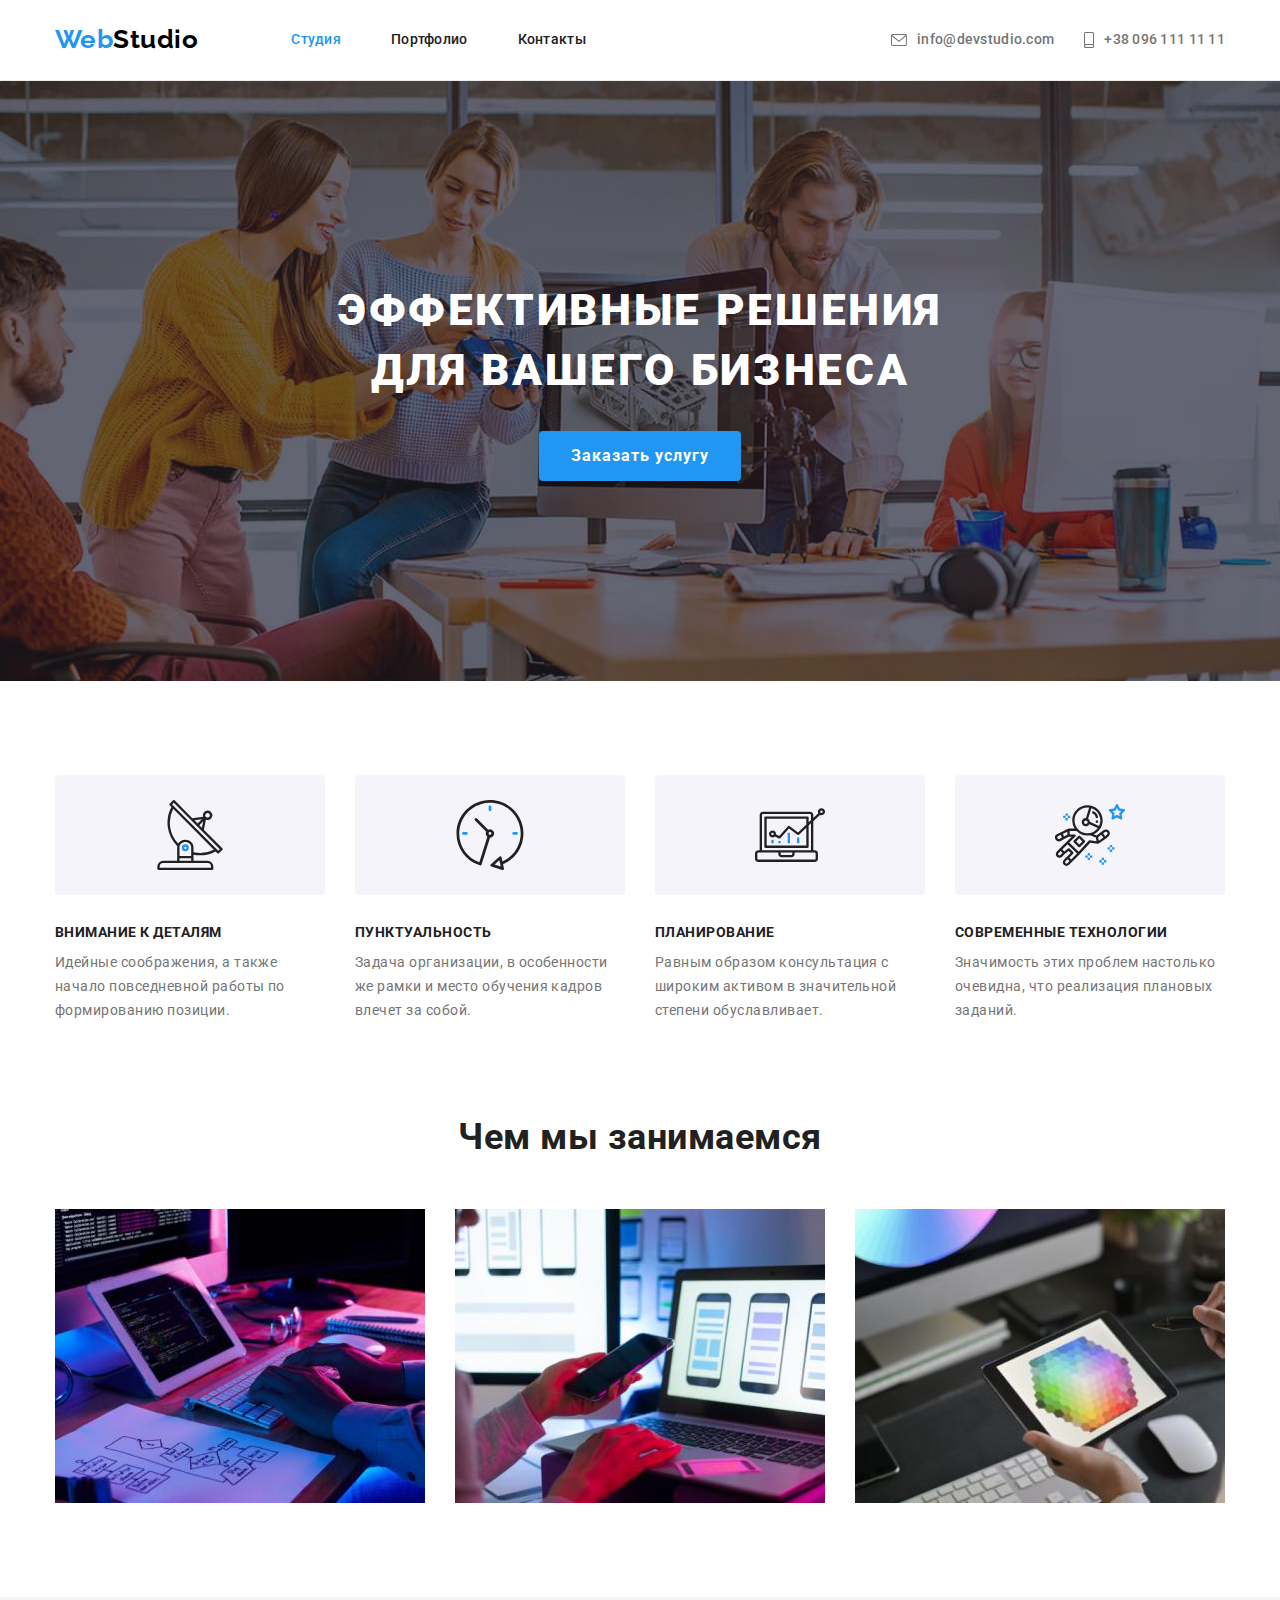
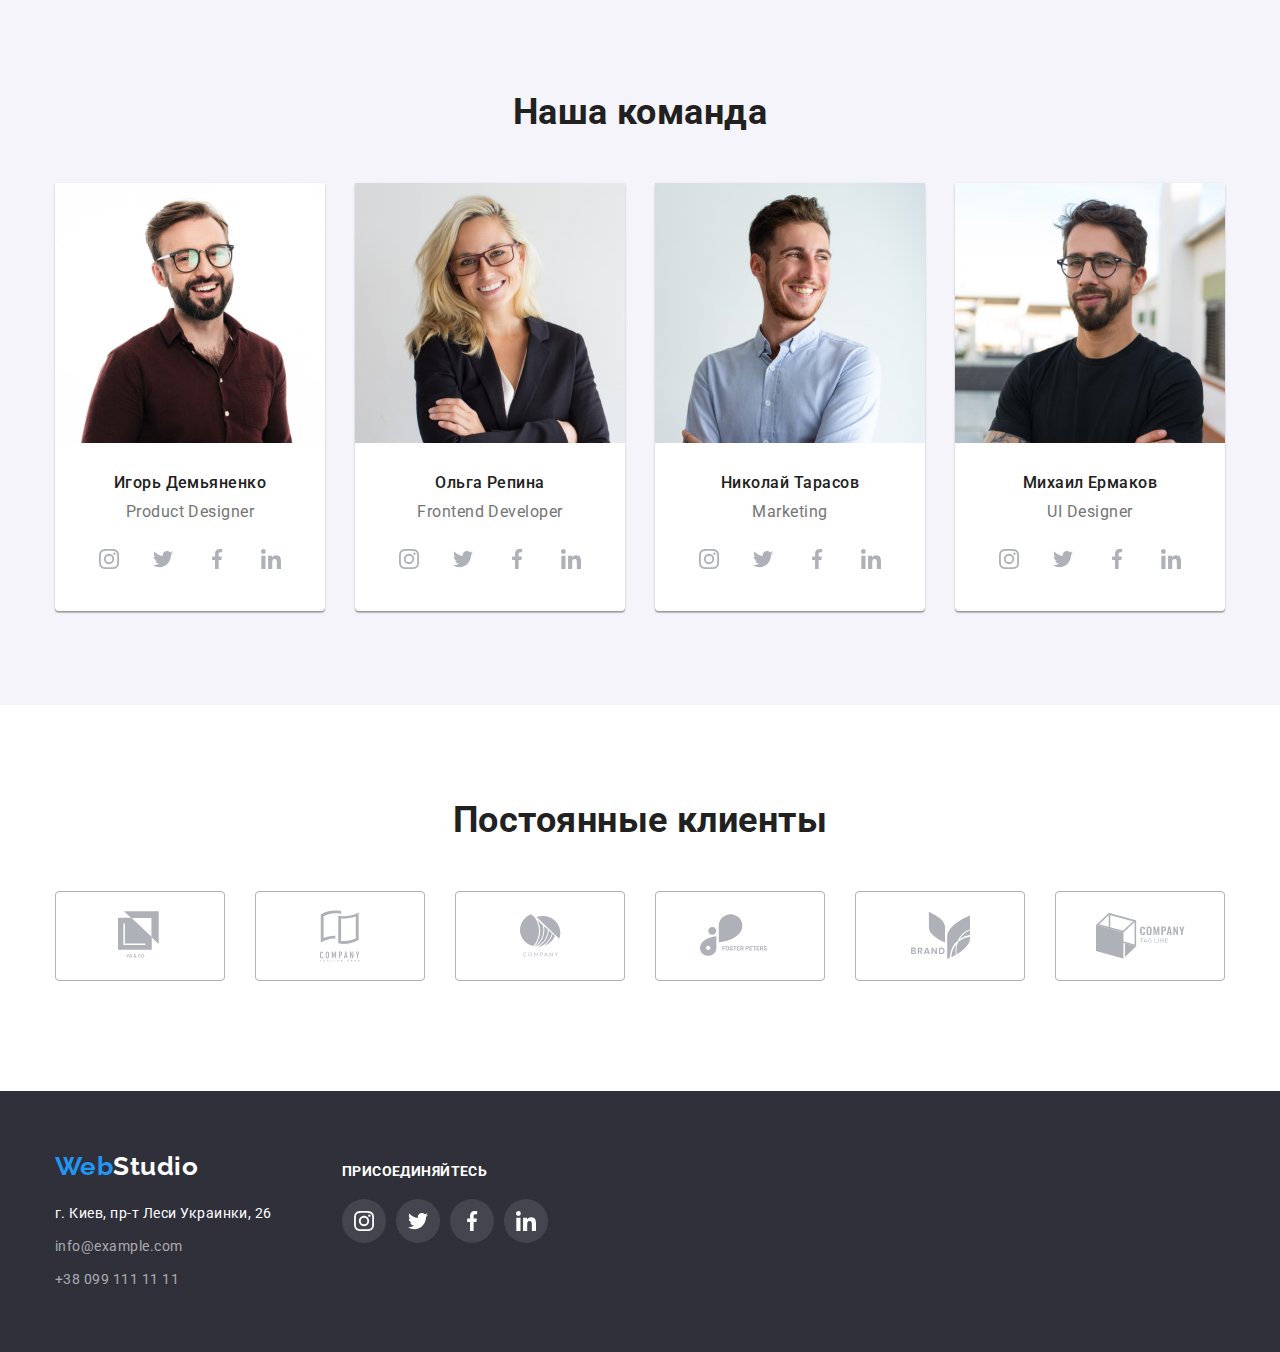
<file: index.html>
<!DOCTYPE html>
<html lang="ru">
  <head>
    <meta charset="UTF-8" />
    <meta name="viewport" content="width=device-width, initial-scale=1.0" />
    <meta http-equiv="X-UA-Compatible" content="IE=Edge" />
    <title>Студия</title>
    <link rel="preconnect" href="https://fonts.gstatic.com" />
    <link
      href="https://fonts.googleapis.com/css2?family=Raleway:wght@700&family=Roboto:wght@400;500;700;900&display=swap"
      rel="stylesheet"
    />
    <link
      rel="stylesheet"
      href="https://cdnjs.cloudflare.com/ajax/libs/modern-normalize/1.0.0/modern-normalize.min.css"
    />
    <link rel="stylesheet" href="./css/styles.css" />
  </head>

  <body>
    <header class="header">
      <div class="container">
        <nav class="navigation">
          <a class="logo" id="logo" href="#logo"
            >Web<span class="logo-studio">Studio</span></a
          >
          <ul class="navigation-list">
            <li>
              <a class="navigation-studia current" href="./index.html"
                >Студия</a
              >
            </li>
            <li>
              <a class="navigation-portfolio" href="./portfolio.html"
                >Портфолио</a
              >
            </li>
            <li>
              <a class="navigation-contacts" href="#contacts">Контакты</a>
            </li>
          </ul>
        </nav>

        <ul class="header-contacts-list">
          <li>
            <a class="header-mail" href="mailto:info@devstudio.com">
              <svg class="icon" width="16" height="12">
                <use href="./images/icons.svg#icon-mail"></use>
              </svg>
              info@devstudio.com
            </a>
          </li>
          <li>
            <a class="header-tel" href="tel:+380961111111">
              <svg class="icon" width="10" height="16">
                <use href="./images/icons.svg#icon-smartphone"></use>
              </svg>
              +38 096 111 11 11
            </a>
          </li>
        </ul>
      </div>
    </header>

    <main>
      <section class="hero">
        <div class="container">
          <h1 class="hero-title">
            Эффективные решения <br />для вашего бизнеса
          </h1>
          <button class="hero-button">Заказать услугу</button>
        </div>
      </section>

      <section class="advantages">
        <div class="container">
          <!-- Скрытый заголовок -->
          <h2 class="visually-hidden">Наши преимущества</h2>

          <ul class="advantages-list">
            <li class="observation">
              <div class="svg-container">
                <svg class="icon" width="70" height="70">
                  <use href="./images/icons.svg#icon-antenna"></use>
                </svg>
              </div>
              <h3 class="observation-title">Внимание к деталям</h3>
              <p class="observation-text">
                Идейные соображения, а также начало повседневной работы по
                формированию позиции.
              </p>
            </li>
            <li class="punctuality">
              <div class="svg-container">
                <svg class="icon" width="70" height="70">
                  <use href="./images/icons.svg#icon-clock"></use>
                </svg>
              </div>
              <h3 class="punctuality-title">Пунктуальность</h3>
              <p class="punctuality-text">
                Задача организации, в особенности же рамки и место обучения
                кадров влечет за собой.
              </p>
            </li>
            <li class="planning">
              <div class="svg-container">
                <svg class="icon" width="70" height="70">
                  <use href="./images/icons.svg#icon-diagram"></use>
                </svg>
              </div>
              <h3 class="planning-title">Планирование</h3>
              <p class="planning-text">
                Равным образом консультация с широким активом в значительной
                степени обуславливает.
              </p>
            </li>
            <li class="technologies">
              <div class="svg-container">
                <svg class="icon" width="70" height="70">
                  <use href="./images/icons.svg#icon-astronaut"></use>
                </svg>
              </div>
              <h3 class="technologies-title">Современные технологии</h3>
              <p class="technologies-text">
                Значимость этих проблем настолько очевидна, что реализация
                плановых заданий.
              </p>
            </li>
          </ul>
        </div>
      </section>

      <section class="case">
        <div class="container">
          <h2 class="case-title">Чем мы занимаемся</h2>
          <ul class="case-list">
            <li>
              <img src="images/programming.jpg" alt="верстка" width="370" />
            </li>

            <li>
              <img src="images/interface.jpg" alt="адаптация" width="370" />
            </li>

            <li><img src="images/design.jpg" alt="дизайн" width="370" /></li>
          </ul>
        </div>
      </section>

      <section class="team">
        <div class="container">
          <h2 class="team-title">Наша команда</h2>
          <ul class="team-list">
            <li class="person">
              <div class="person-thumb">
                <img
                  class="avatar"
                  src="images/avatar-igordemyanenko.jpg"
                  alt="ава Ігорь Демьяненко"
                  width="270"
                />
              </div>

              <div class="person-container">
                <h3 class="name">Игорь Демьяненко</h3>
                <p class="position">Product Designer</p>
                <ul class="social-networks-list">
                  <li>
                    <a
                      class="svg-container"
                      href="https://www.instagram.com/"
                      target="_blank"
                      rel="noreferrer noopener"
                    >
                      <svg class="icon" width="20" height="20">
                        <use href="./images/icons.svg#icon-instagram"></use>
                      </svg>
                    </a>
                  </li>
                  <li>
                    <a
                      class="svg-container"
                      href="https://twitter.com/"
                      target="_blank"
                      rel="noreferrer noopener"
                    >
                      <svg class="icon" width="20" height="20">
                        <use href="./images/icons.svg#icon-twitter"></use>
                      </svg>
                    </a>
                  </li>
                  <li>
                    <a
                      class="svg-container"
                      href="https://www.facebook.com/"
                      target="_blank"
                      rel="noreferrer noopener"
                    >
                      <svg class="icon" width="20" height="20">
                        <use href="./images/icons.svg#icon-facebook"></use>
                      </svg>
                    </a>
                  </li>
                  <li>
                    <a
                      class="svg-container"
                      href="https://www.linkedin.com/"
                      target="_blank"
                      rel="noreferrer noopener"
                    >
                      <svg class="icon" width="20" height="20">
                        <use href="./images/icons.svg#icon-linkedin"></use>
                      </svg>
                    </a>
                  </li>
                </ul>
              </div>
            </li>

            <li class="person">
              <div class="person-thumb">
                <img
                  class="avatar"
                  src="images/avatar-olgarepina.jpg"
                  alt="ава Ольга Репина"
                  width="270"
                />
              </div>

              <div class="person-container">
                <h3 class="name">Ольга Репина</h3>
                <p class="position">Frontend Developer</p>
                <ul class="social-networks-list">
                  <li>
                    <a
                      class="svg-container"
                      href="https://www.instagram.com/"
                      target="_blank"
                      rel="noreferrer noopener"
                    >
                      <svg class="icon" width="20" height="20">
                        <use href="./images/icons.svg#icon-instagram"></use>
                      </svg>
                    </a>
                  </li>
                  <li>
                    <a
                      class="svg-container"
                      href="https://twitter.com/"
                      target="_blank"
                      rel="noreferrer noopener"
                    >
                      <svg class="icon" width="20" height="20">
                        <use href="./images/icons.svg#icon-twitter"></use>
                      </svg>
                    </a>
                  </li>
                  <li>
                    <a
                      class="svg-container"
                      href="https://www.facebook.com/"
                      target="_blank"
                      rel="noreferrer noopener"
                    >
                      <svg class="icon" width="20" height="20">
                        <use href="./images/icons.svg#icon-facebook"></use>
                      </svg>
                    </a>
                  </li>
                  <li>
                    <a
                      class="svg-container"
                      href="https://www.linkedin.com/"
                      target="_blank"
                      rel="noreferrer noopener"
                    >
                      <svg class="icon" width="20" height="20">
                        <use href="./images/icons.svg#icon-linkedin"></use>
                      </svg>
                    </a>
                  </li>
                </ul>
              </div>
            </li>

            <li class="person">
              <div class="person-thumb">
                <img
                  class="avatar"
                  src="images/avatar-nikolaytarasov.jpg"
                  alt="ава Николай Тарасов"
                  width="270"
                />
              </div>

              <div class="person-container">
                <h3 class="name">Николай Тарасов</h3>
                <p class="position">Marketing</p>
                <ul class="social-networks-list">
                  <li>
                    <a
                      class="svg-container"
                      href="https://www.instagram.com/"
                      target="_blank"
                      rel="noreferrer noopener"
                    >
                      <svg class="icon" width="20" height="20">
                        <use href="./images/icons.svg#icon-instagram"></use>
                      </svg>
                    </a>
                  </li>
                  <li>
                    <a
                      class="svg-container"
                      href="https://twitter.com/"
                      target="_blank"
                      rel="noreferrer noopener"
                    >
                      <svg class="icon" width="20" height="20">
                        <use href="./images/icons.svg#icon-twitter"></use>
                      </svg>
                    </a>
                  </li>
                  <li>
                    <a
                      class="svg-container"
                      href="https://www.facebook.com/"
                      target="_blank"
                      rel="noreferrer noopener"
                    >
                      <svg class="icon" width="20" height="20">
                        <use href="./images/icons.svg#icon-facebook"></use>
                      </svg>
                    </a>
                  </li>
                  <li>
                    <a
                      class="svg-container"
                      href="https://www.linkedin.com/"
                      target="_blank"
                      rel="noreferrer noopener"
                    >
                      <svg class="icon" width="20" height="20">
                        <use href="./images/icons.svg#icon-linkedin"></use>
                      </svg>
                    </a>
                  </li>
                </ul>
              </div>
            </li>

            <li class="person">
              <div class="person-thumb">
                <img
                  class="avatar"
                  src="images/avatar-mihailermakov.jpg"
                  alt="ава Михаил Ермаков"
                  width="270"
                />
              </div>

              <div class="person-container">
                <h3 class="name">Михаил Ермаков</h3>
                <p class="position">UI Designer</p>
                <ul class="social-networks-list">
                  <li>
                    <a
                      class="svg-container"
                      href="https://www.instagram.com/"
                      target="_blank"
                      rel="noreferrer noopener"
                    >
                      <svg class="icon" width="20" height="20">
                        <use href="./images/icons.svg#icon-instagram"></use>
                      </svg>
                    </a>
                  </li>
                  <li>
                    <a
                      class="svg-container"
                      href="https://twitter.com/"
                      target="_blank"
                      rel="noreferrer noopener"
                    >
                      <svg class="icon" width="20" height="20">
                        <use href="./images/icons.svg#icon-twitter"></use>
                      </svg>
                    </a>
                  </li>
                  <li>
                    <a
                      class="svg-container"
                      href="https://www.facebook.com/"
                      target="_blank"
                      rel="noreferrer noopener"
                    >
                      <svg class="icon" width="20" height="20">
                        <use href="./images/icons.svg#icon-facebook"></use>
                      </svg>
                    </a>
                  </li>
                  <li>
                    <a
                      class="svg-container"
                      href="https://www.linkedin.com/"
                      target="_blank"
                      rel="noreferrer noopener"
                    >
                      <svg class="icon" width="20" height="20">
                        <use href="./images/icons.svg#icon-linkedin"></use>
                      </svg>
                    </a>
                  </li>
                </ul>
              </div>
            </li>
          </ul>
        </div>
      </section>
    </main>

    <section class="clients">
      <div class="container">
        <h2 class="clients-title">Постоянные клиенты</h2>
        <ul class="clients-list">
          <li>
            <a
              class="svg-container"
              href=""
              target="_blank"
              rel="noreferrer noopener"
            >
              <svg class="icon" width="45" height="50">
                <use href="./images/icons.svg#logo-yaco"></use>
              </svg>
            </a>
          </li>
          <li>
            <a
              class="svg-container"
              href=""
              target="_blank"
              rel="noreferrer noopener"
            >
              <svg class="icon" width="40" height="52">
                <use href="./images/icons.svg#logo-tagline-here"></use>
              </svg>
            </a>
          </li>
          <li>
            <a
              class="svg-container"
              href=""
              target="_blank"
              rel="noreferrer noopener"
            >
              <svg class="icon" width="41" height="43">
                <use href="./images/icons.svg#logo-company"></use>
              </svg>
            </a>
          </li>
          <li>
            <a
              class="svg-container"
              href=""
              target="_blank"
              rel="noreferrer noopener"
            >
              <svg class="icon" width="80" height="43">
                <use href="./images/icons.svg#logo-foster-peters"></use>
              </svg>
            </a>
          </li>
          <li>
            <a
              class="svg-container"
              href=""
              target="_blank"
              rel="noreferrer noopener"
            >
              <svg class="icon" width="59" height="47">
                <use href="./images/icons.svg#logo-brand"></use>
              </svg>
            </a>
          </li>
          <li>
            <a
              class="svg-container"
              href=""
              target="_blank"
              rel="noreferrer noopener"
            >
              <svg class="icon" width="89" height="46">
                <use href="./images/icons.svg#logo-tag-line"></use>
              </svg>
            </a>
          </li>
        </ul>
      </div>
    </section>

    <footer class="footer" id="contacts">
      <div class="container">
        <div class="address-container">
          <a class="logo" href="#logo"
            >Web<span class="logo-studio">Studio</span>
          </a>
          <address class="address">
            г. Киев, пр-т Леси Украинки, 26
            <ul class="footer-contacts-list">
              <li>
                <a class="address-mail" href="mailto:info@example.com">
                  info@example.com
                </a>
              </li>
              <li>
                <a class="address-tel" href="tel:+380991111111">
                  +38 099 111 11 11
                </a>
              </li>
            </ul>
          </address>
        </div>
        <div class="agitation-container">
          <p class="agitation-title"><b>Присоединяйтесь</b></p>
          <ul class="social-networks-list">
            <li>
              <a
                class="svg-container"
                href="https://www.instagram.com/"
                target="_blank"
                rel="noreferrer noopener"
              >
                <svg class="icon" width="20" height="20">
                  <use href="./images/icons.svg#icon-instagram"></use>
                </svg>
              </a>
            </li>
            <li>
              <a
                class="svg-container"
                href="https://twitter.com/"
                target="_blank"
                rel="noreferrer noopener"
              >
                <svg class="icon" width="20" height="20">
                  <use href="./images/icons.svg#icon-twitter"></use>
                </svg>
              </a>
            </li>
            <li>
              <a
                class="svg-container"
                href="https://www.facebook.com/"
                target="_blank"
                rel="noreferrer noopener"
              >
                <svg class="icon" width="20" height="20">
                  <use href="./images/icons.svg#icon-facebook"></use>
                </svg>
              </a>
            </li>
            <li>
              <a
                class="svg-container"
                href="https://www.linkedin.com/"
                target="_blank"
                rel="noreferrer noopener"
              >
                <svg class="icon" width="20" height="20">
                  <use href="./images/icons.svg#icon-linkedin"></use>
                </svg>
              </a>
            </li>
          </ul>
        </div>
      </div>
    </footer>
  </body>
</html>
</file>
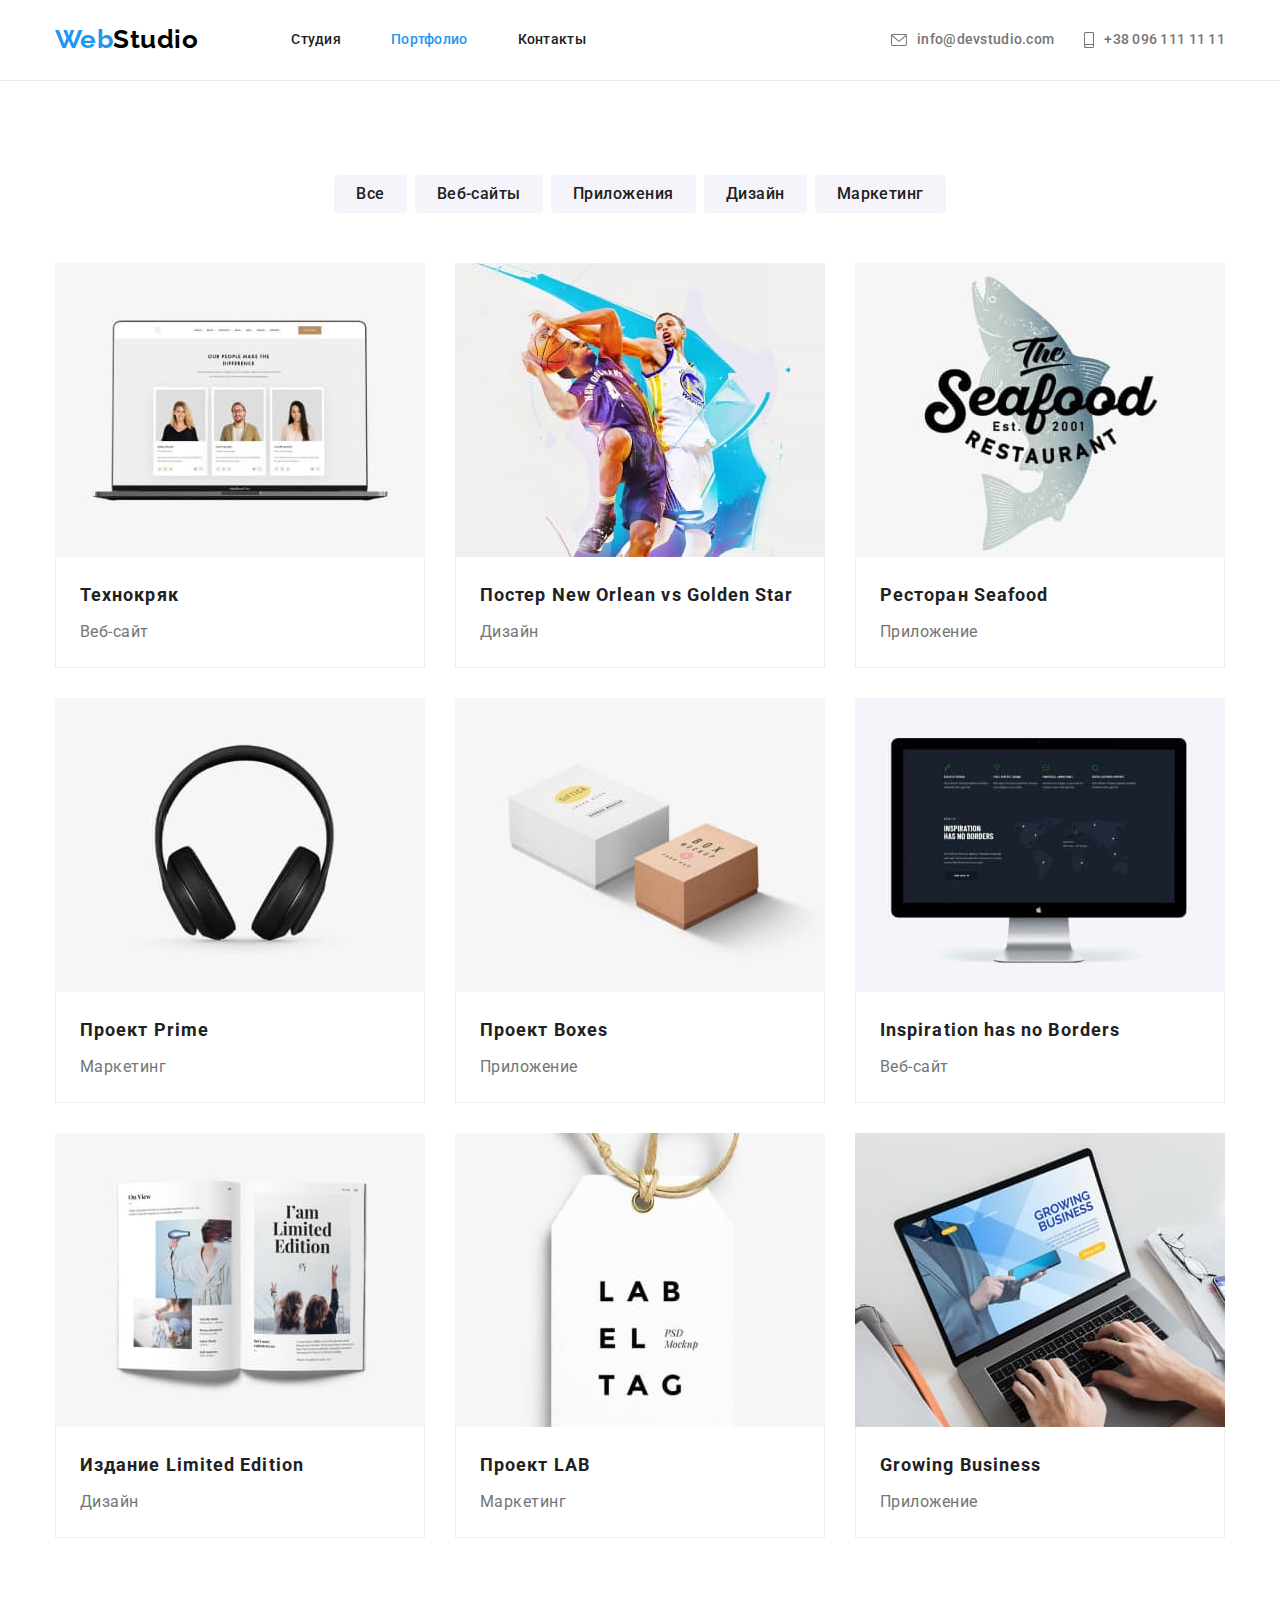
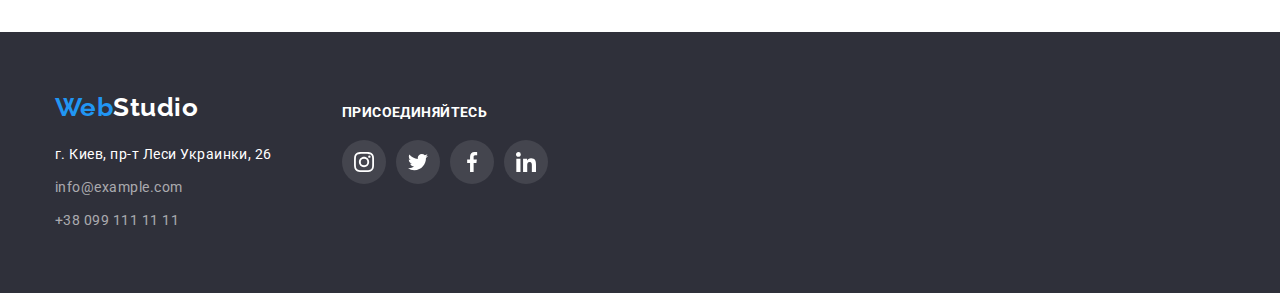
<file: portfolio.html>
<!DOCTYPE html>
<html lang="ru">
  <head>
    <meta charset="UTF-8" />
    <meta name="viewport" content="width=device-width, initial-scale=1.0" />
    <meta http-equiv="X-UA-Compatible" content="IE=Edge" />
    <title>Портфолио</title>
    <link rel="preconnect" href="https://fonts.gstatic.com" />
    <link
      href="https://fonts.googleapis.com/css2?family=Raleway:wght@700&family=Roboto:wght@400;500;700;900&display=swap"
      rel="stylesheet"
    />
    <link
      rel="stylesheet"
      href="https://cdnjs.cloudflare.com/ajax/libs/modern-normalize/1.0.0/modern-normalize.min.css"
    />
    <link rel="stylesheet" href="./css/styles.css" />
  </head>

  <body>
    <header class="header">
      <div class="container">
        <nav class="navigation">
          <a class="logo" href="./index.html"
            >Web<span class="logo-studio">Studio</span></a
          >
          <ul class="navigation-list">
            <li>
              <a class="navigation-studia" href="./index.html">Студия</a>
            </li>
            <li>
              <a class="navigation-portfolio current" href="./portfolio.html"
                >Портфолио</a
              >
            </li>
            <li>
              <a class="navigation-contacts" href="#contacts">Контакты</a>
            </li>
          </ul>
        </nav>

        <ul class="header-contacts-list">
          <li>
            <a class="header-mail" href="mailto:info@devstudio.com">
              <svg class="icon" width="16" height="12">
                <use href="./images/icons.svg#icon-mail"></use>
              </svg>
              info@devstudio.com
            </a>
          </li>
          <li>
            <a class="header-tel" href="tel:+380961111111">
              <svg class="icon" width="10" height="16">
                <use href="./images/icons.svg#icon-smartphone"></use>
              </svg>
              +38 096 111 11 11
            </a>
          </li>
        </ul>
      </div>
    </header>

    <main>
      <section class="portfolio">
        <div class="container">
          <!-- Скрытый заголовок -->
          <h1 class="visually-hidden">Портфолио</h1>

          <ul class="portfolio-button-list">
            <li>
              <button class="button-all">Все</button>
            </li>
            <li>
              <button class="button-website">Веб-сайты</button>
            </li>
            <li>
              <button class="button-app">Приложения</button>
            </li>
            <li>
              <button class="button-design">Дизайн</button>
            </li>
            <li>
              <button class="button-marketing">Маркетинг</button>
            </li>
          </ul>

          <ul class="portfolio-work-list">
            <li class="card">
              <a
                class="card-link"
                href="#"
                target="_blank"
                rel="noopener noreferrer"
              >
                <div class="card-thumb">
                  <img
                    src="images/tehnokryak.jpg"
                    alt="фото tehnokryak"
                    width="370"
                  />
                </div>

                <div class="card-container">
                  <h2 class="title">Технокряк</h2>
                  <p class="type">Веб-сайт</p>
                </div>
              </a>
            </li>

            <li class="card">
              <a
                class="card-link"
                href="#"
                target="_blank"
                rel="noopener noreferrer"
              >
                <div class="card-thumb">
                  <img
                    src="images/poster-neworlean-vs-goldenstar.jpg"
                    alt="фото poster-neworlean-vs-goldenstar"
                    width="370"
                  />
                </div>

                <div class="card-container">
                  <h2 class="title">Постер New Orlean vs Golden Star</h2>
                  <p class="type">Дизайн</p>
                </div>
              </a>
            </li>

            <li class="card">
              <a
                class="card-link"
                href="#"
                target="_blank"
                rel="noopener noreferrer"
              >
                <div class="card-thumb">
                  <img
                    src="images/restoran-seafood.jpg"
                    alt="фото Restaurant SeaFood"
                    width="370"
                  />
                </div>

                <div class="card-container">
                  <h2 class="title">Ресторан Seafood</h2>
                  <p class="type">Приложение</p>
                </div>
              </a>
            </li>

            <li class="card">
              <a
                class="card-link"
                href="#"
                target="_blank"
                rel="noopener noreferrer"
              >
                <div class="card-thumb">
                  <img
                    src="images/proekt-prime.jpg"
                    alt="фото Project Prime"
                    width="370"
                  />
                </div>

                <div class="card-container">
                  <h2 class="title">Проект Prime</h2>
                  <p class="type">Маркетинг</p>
                </div>
              </a>
            </li>

            <li class="card">
              <a
                class="card-link"
                href="#"
                target="_blank"
                rel="noopener noreferrer"
              >
                <div class="card-thumb">
                  <img
                    src="images/proekt-boxes.jpg"
                    alt="фото Project Boxes"
                    width="370"
                  />
                </div>

                <div class="card-container">
                  <h2 class="title">Проект Boxes</h2>
                  <p class="type">Приложение</p>
                </div>
              </a>
            </li>

            <li class="card">
              <a
                class="card-link"
                href="#"
                target="_blank"
                rel="noopener noreferrer"
              >
                <div class="card-thumb">
                  <img
                    src="images/inspiration-has-no-borders.jpg"
                    alt="фото Inspiration has no Boarders"
                    width="370"
                  />
                </div>

                <div class="card-container">
                  <h2 class="title">Inspiration has no Borders</h2>
                  <p class="type">Веб-сайт</p>
                </div>
              </a>
            </li>

            <li class="card">
              <a
                class="card-link"
                href="#"
                target="_blank"
                rel="noopener noreferrer"
              >
                <div class="card-thumb">
                  <img
                    src="images/izdanie-limited-edition.jpg"
                    alt="фото Limited Edition"
                    width="370"
                  />
                </div>

                <div class="card-container">
                  <h2 class="title">Издание Limited Edition</h2>
                  <p class="type">Дизайн</p>
                </div>
              </a>
            </li>

            <li class="card">
              <a
                class="card-link"
                href="#"
                target="_blank"
                rel="noopener noreferrer"
              >
                <div class="card-thumb">
                  <img
                    src="images/proekt-lab.jpg"
                    alt="фото Project Lab"
                    width="370"
                  />
                </div>

                <div class="card-container">
                  <h2 class="title">Проект LAB</h2>
                  <p class="type">Маркетинг</p>
                </div>
              </a>
            </li>

            <li class="card">
              <a
                class="card-link"
                href="#"
                target="_blank"
                rel="noopener noreferrer"
              >
                <div class="card-thumb">
                  <img
                    src="images/growing-business.jpg"
                    alt="фото Growing Business"
                    width="370"
                  />
                </div>

                <div class="card-container">
                  <h2 class="title">Growing Business</h2>
                  <p class="type">Приложение</p>
                </div>
              </a>
            </li>
          </ul>
        </div>
      </section>
    </main>

    <footer class="footer" id="contacts">
      <div class="container">
        <div class="address-container">
          <a class="logo" href="./index.html"
            >Web<span class="logo-studio">Studio</span>
          </a>
          <address class="address">
            г. Киев, пр-т Леси Украинки, 26
            <ul class="footer-contacts-list">
              <li>
                <a class="address-mail" href="mailto:info@example.com">
                  info@example.com
                </a>
              </li>
              <li>
                <a class="address-tel" href="tel:+380991111111">
                  +38 099 111 11 11
                </a>
              </li>
            </ul>
          </address>
        </div>
        <div class="agitation-container">
          <p class="agitation-title"><b>Присоединяйтесь</b></p>
          <ul class="social-networks-list">
            <li>
              <a
                class="svg-container"
                href="https://www.instagram.com/"
                target="_blank"
                rel="noreferrer noopener"
              >
                <svg class="icon" width="20" height="20">
                  <use href="./images/icons.svg#icon-instagram"></use>
                </svg>
              </a>
            </li>
            <li>
              <a
                class="svg-container"
                href="https://twitter.com/"
                target="_blank"
                rel="noreferrer noopener"
              >
                <svg class="icon" width="20" height="20">
                  <use href="./images/icons.svg#icon-twitter"></use>
                </svg>
              </a>
            </li>
            <li>
              <a
                class="svg-container"
                href="https://www.facebook.com/"
                target="_blank"
                rel="noreferrer noopener"
              >
                <svg class="icon" width="20" height="20">
                  <use href="./images/icons.svg#icon-facebook"></use>
                </svg>
              </a>
            </li>
            <li>
              <a
                class="svg-container"
                href="https://www.linkedin.com/"
                target="_blank"
                rel="noreferrer noopener"
              >
                <svg class="icon" width="20" height="20">
                  <use href="./images/icons.svg#icon-linkedin"></use>
                </svg>
              </a>
            </li>
          </ul>
        </div>
      </div>
    </footer>
  </body>
</html>
</file>
<file: css/styles.css>
/*
 * Декларирование переменных 
 */
:root {
  /* Набор основной цветовой гаммы фона и текста */
  --accent-color: #2196f3;
  --current-bg-color: #2196f3;
  --current-text-color: #fff;
  --main-txt-color: #212121;
  --secondary-txt-color: #757575;
  --third-txt-color: rgba(255, 255, 255, 0.6);
  --main-bg-color: #fff;
  --secondary-bg-color: #2f303a;
  --third-bg-color: #f5f4fa;

  /* Имена и семейство используемых шрифтов */
  --main-font-name: 'Roboto';
  --main-font-family: sans-serif;
  --secondary-font-name: 'Raleway';
  --secondary-font-family: sans-serif;
}

/*
 * Общие стили 
 */

/* Невидимость */
.visually-hidden {
  position: absolute;
  width: 1px;
  height: 1px;
  margin: -1px;
  border: 0;
  padding: 0;
  white-space: nowrap;
  clip-path: inset(100%);
  clip: rect(0 0 0 0);
  overflow: hidden;
}

/* Задаем тип и параметры линии обводки при фокусе для всех активных елементов по умолчанию */
*:focus {
  outline-width: 1px;
  outline-style: dotted;
  outline-color: var(--accent-color);
}

/* Снятие подчеркивания с ссылок*/
a {
  text-decoration: none;
}

h1,
h2,
h3,
p {
  margin-top: 0;
  margin-bottom: 0;
}

img {
  display: block;
  max-width: 100%;
}

/* Точечное снятие маркера со списков */
.navigation-list,
.header-contacts-list,
.advantages-list,
.case-list,
.team-list,
.footer-contacts-list,
.portfolio-button-list,
.portfolio-work-list {
  margin: 0;
  padding: 0;
  list-style: none;
}

/* Задания базовых свойств елементам страниц */
body {
  font-family: var(--main-font-name), var(--main-font-family);
  font-style: normal;
  letter-spacing: 0.03em;
  color: var(--main-txt-color);
  background-color: var(--main-bg-color);
}

/* Задаем секциям, футеру и хедеру максимальной ширины */
section,
header,
footer {
  max-width: 1600px;
}

/* Задаем секциям вертикальные паддинги согласно макету */
section {
  padding-top: 94px;
  padding-bottom: 94px;
}

/* Задаем всем кнопкам тип курсора при наведении */
button {
  cursor: pointer;
}

/* Задание базовых значений блочной модели основному контейнеру секций */
.container {
  width: 1200px;
  margin-left: auto;
  margin-right: auto;
  padding-left: 15px;
  padding-right: 15px;
}

/*
 * Оформление стилей страниц 
 */

/* Задание фона блоку footer */
.footer {
  background-color: var(--secondary-bg-color);
}

/* Задание фона блоку hero */
.hero {
  background-color: #c4c4c4;
  background-image: linear-gradient(
      to right,
      rgba(47, 48, 58, 0.4),
      rgba(47, 48, 58, 0.4)
    ),
    url('../images/img-bg-hero.jpg');
  background-size: cover;
  background-position: center;
  background-repeat: no-repeat;
}

/* Задание фона блоку team */
.team {
  background-color: var(--third-bg-color);
}

/* Оформление логотипа в header и footer */
.logo {
  font-family: var(--secondary-font-name), var(--secondary-font-family);
  font-weight: 700;
  font-size: 26px;
  line-height: 1.19;
  color: var(--accent-color);
}

.header .logo-studio {
  color: #000;
}

.footer .logo-studio {
  color: #fff;
}

/* оформление flex-ом и позиционирование навигации в header */
.navigation-list {
  display: flex;
  margin-left: 93px;
}

/* установка меджуелементных интервалов навигации и контактов в header */
.navigation-list li:not(:first-child) {
  margin-left: 50px;
}

.header-contacts-list li:not(:first-child) {
  margin-left: 30px;
}

/* оформление flex-ом и позиционирование контактов в header */
.header-contacts-list {
  display: flex;
  margin-left: auto;
}

.header-contacts-list .header-mail,
.header-contacts-list .header-tel {
  display: flex;
  align-items: center;
}

/* Оформление лого и навигации в header flex-ом в один ряд */
.navigation {
  display: flex;
  align-items: center;
}

/* Оформление всех елементов header в одну строку через Flex */
.header > .container {
  display: flex;
  padding-top: 0;
  padding-bottom: 0;
  align-items: center;
}

/* Оформление вертикальных отступов логотипа в header */
.header .logo {
  margin-top: 24px;
  margin-bottom: 25px;
}

/* Оформление текста из навигации в header*/
.navigation-list a {
  display: block;
  font-weight: 500;
  font-size: 14px;
  line-height: 1.14;
  letter-spacing: 0.02em;
  color: var(--main-txt-color);
}

/* Добавление эффекта текущей страницы в навигации */
.navigation-studia.current,
.navigation-portfolio.current {
  color: var(--accent-color);
}

/* Оформление ссылок контактной информации (почта, телефон) в header */
.header-contacts-list a {
  font-weight: 500;
  font-size: 14px;
  line-height: 1.14;
  letter-spacing: 0.02em;
  color: var(--secondary-txt-color);
}

/* Добавление эффектов hover и focus для навигации и ссылок контактов в header и footer */
.navigation-list a:hover,
.navigation-list a:focus,
.header-contacts-list a:hover,
.header-contacts-list a:focus,
.footer-contacts-list a:hover,
.footer-contacts-list a:focus {
  color: var(--accent-color);
}

/* Добавление нижнего подчеркивания в header */
.header {
  border-bottom: 1px solid #ececec;
}

/* Задание вертикальных отступов в hero */
.hero {
  padding-top: 200px;
  padding-bottom: 200px;
}

/* Оформление заголовка в секции hero */
.hero-title {
  margin-bottom: 30px;
  font-weight: 900;
  font-size: 44px;
  line-height: 1.36;
  letter-spacing: 0.06em;
  color: #fff;
  text-align: center;
  text-transform: uppercase;
}

/* Оформление кнопки "Заказать услугу" в секции hero */
.hero-button {
  display: block;
  margin-left: auto;
  margin-right: auto;
  padding: 10px 32px;
  font-weight: 700;
  font-size: 16px;
  line-height: 1.88;
  letter-spacing: 0.06em;
  color: var(--current-text-color);
  text-align: center;
  background-color: var(--current-bg-color);
  border: none;
  border-radius: 4px;
  box-sizing: border-box;
  box-shadow: 0px 4px 4px rgba(0, 0, 0, 0.15);
}

/* Обнуление верхнего отступа в секции Наши преимущества */
.advantages {
  padding-bottom: 0;
}

/* Выстраивание горизонтально кентента секции Наши преимущества */
.advantages-list {
  display: flex;
}

/* Задание ширины блока с описанием преимуществ*/
.advantages-list > li {
  width: 270px;
}

/* Задание отступов между блоками с описанием преимуществ */
.advantages-list > li:not(:first-child) {
  margin-left: 30px;
}

/* Задание отступа в заголовке */
.advantages-list h3 {
  margin-bottom: 10px;
}

/* Оформление подзаголовков в секции "Наши преимущества" */
.observation-title,
.punctuality-title,
.planning-title,
.technologies-title {
  font-weight: 700;
  font-size: 14px;
  line-height: 1.14;
  text-transform: uppercase;
}

/* Оформление текста в секции "Наши преимущества" */
.advantages-list p {
  font-weight: 400;
  font-size: 14px;
  line-height: 1.71;
  color: var(--secondary-txt-color);
}

/* Нижний отступ от заголовков Чем мы занимаемся и Наша команда */
.case-title,
.team-title,
.clients-title {
  margin-bottom: 50px;
}

/* Выравнивание горизонтально кентента Чем мы занимаемся */
.case-list {
  display: flex;
  justify-content: space-between;
}

/* Текстовое формление заголовков в секциях "Чем мы занимаемся" и "Наша команда" */
.case-title,
.team-title,
.clients-title {
  font-weight: 700;
  font-size: 36px;
  line-height: 1.17;
  text-align: center;
}

/* Разметка сетки с карточкамы сотрудников в Студия */
.team-list {
  /* Расстояние между карточками работников (наша команда) в Студия */
  --person-set-gap: 30px;

  display: flex;
  flex-wrap: wrap;
  margin-top: calc(-1 * var(--person-set-gap));
  margin-left: calc(-1 * var(--person-set-gap));
}

/* Оформление карточки сотрудника */
.team-list > .person {
  flex-basis: calc(100% / 4 - var(--person-set-gap));
  margin-top: var(--person-set-gap);
  margin-left: var(--person-set-gap);
  background-color: #fff;
  box-shadow: 0px 1px 3px rgba(0, 0, 0, 0.12), 0px 1px 1px rgba(0, 0, 0, 0.14),
    0px 2px 1px rgba(0, 0, 0, 0.2);
  border-radius: 0px 0px 4px 4px;
}

/* Оформление вертикальных отступов текстовой части карточки */
.person .person-container {
  padding: 30px 32px;
}

/* Оформление имен в секции "Наша команда" */
.person .name {
  margin-bottom: 10px;
  font-weight: 500;
  font-size: 16px;
  line-height: 1.19;
  text-align: center;
}

/* Оформление именования должностей в секции "Наша команда" */
.person .position {
  margin-bottom: 16px;
  font-weight: 400;
  font-size: 16px;
  line-height: 1.19;
  color: var(--secondary-txt-color);
  text-align: center;
}

/* Выстраивание кнопок в портфолио в ряд с помощью flex */
.portfolio-button-list {
  display: flex;
  justify-content: center;
  margin-bottom: 50px;
}

/* Базовое оформление кнопок секции "Портфолио" на странице Портфолио */
.portfolio-button-list button {
  padding: 6px 22px;
  font-weight: 500;
  font-size: 16px;
  line-height: 1.63;
  letter-spacing: 0.03em;
  color: var(--main-txt-color);
  text-align: center;
  background-color: var(--third-bg-color);
  border-style: none;
  border-radius: 4px;
}

/* Стилизация активированной кнопки "Все" секции "Портфолио" */
/* .portfolio-button-list .button-all {
  color: var(--current-text-color);
  background-color: var(--current-bg-color);
  border-radius: 4px;
  box-shadow: 0px 3px 1px rgba(0, 0, 0, 0.1), 0px 1px 2px rgba(0, 0, 0, 0.08),
    0px 2px 2px rgba(0, 0, 0, 0.12);
} */

/* Задание интервалов между кнопок секции "Портфолио" */
.portfolio-button-list > li:not(:last-child) {
  margin-right: 8px;
}

/* Добавление эффектов hover и focus кнопкам секции "Портфолио" */
.portfolio-button-list button:hover,
.portfolio-button-list button:focus {
  color: var(--current-text-color);
  background-color: var(--current-bg-color);
  box-shadow: 0px 3px 1px rgba(0, 0, 0, 0.1), 0px 1px 2px rgba(0, 0, 0, 0.08),
    0px 2px 2px rgba(0, 0, 0, 0.12);
}

.portfolio-button-list button:focus {
  outline: 1px dotted #000;
}

/* Текстовое оформление названий выполненых работ секции "Портфолио" */
.portfolio-work-list .title {
  margin-bottom: 4px;
  font-weight: 700;
  font-size: 18px;
  line-height: 2;
  letter-spacing: 0.06em;
  color: var(--main-txt-color);
}

/* Текстовое оформление именования категории выполненых работ секции "Портфолио" */
.portfolio-work-list .type {
  font-weight: 400;
  font-size: 16px;
  line-height: 1.88;
  color: var(--secondary-txt-color);
}

/* Разметка сетки с карточкамы выполненных работ в Портфолио */
.portfolio-work-list {
  /* Расстояние между карточками в Портфолио */
  --card-set-gap: 30px;

  display: flex;
  flex-wrap: wrap;
  margin-top: calc(-1 * var(--card-set-gap));
  margin-left: calc(-1 * var(--card-set-gap));
}

/* Оформление карточки работы*/
.portfolio-work-list > .card {
  flex-basis: calc(100% / 3 - var(--card-set-gap));
  margin-top: var(--card-set-gap);
  margin-left: var(--card-set-gap);
  background-color: #fff;
}

/* Отступы текста в карточке */
.card .card-container {
  padding: 20px 24px;
  border: 1px solid #eee;
  border-top: none;
}

/* Задаем ссылкам карточек в портфолио блочный тип, чтоб использовать украшательства */
.card > .card-link {
  display: block;
}

/* Оформленеие вертикальных отступов основного контейнера в footer */
.footer {
  padding-top: 60px;
  padding-bottom: 60px;
}

/* Оформление вертикальных отступов между текстом в footer */
.footer .logo {
  display: inline-block;
  margin-bottom: 20px;
}

.footer-contacts-list > li {
  margin-top: 9px;
}

/* Текстовое оформление елементов адреса в footer */
.address {
  font-style: normal;
  font-weight: 400;
  font-size: 14px;
  line-height: 1.71;
  color: #fff;
}

.address-container {
  margin-right: 70px;
}

/* Текстовое оформление контактных ссылок в footer */
.footer-contacts-list a {
  font-weight: 400;
  font-size: 14px;
  line-height: 1.71;
  color: var(--third-txt-color);
}

/* Задаем flex и центрирование контейнерам с иконками из svg-спрайта */
.advantages .svg-container,
.person-container .svg-container,
.clients .svg-container,
.footer .svg-container {
  display: flex;
  justify-content: center;
  align-items: center;
}

/* Задание параметров контейнера с иконками преимуществ */
.advantages .svg-container {
  width: 270px;
  height: 120px;
  margin-bottom: 30px;
  background-color: var(--third-bg-color);
  border-radius: 4px;
  border: none;
}

/* Фофрмление горизонтального размещения контейнеров с иконками сецсетей/лого клиентов */
.social-networks-list,
.clients-list {
  display: flex;
  justify-content: space-between;
  padding: 0;
  list-style: none;
}

/* Задание параметров контейнера с иконками соцсетей в карточках сотрудников */
.person-container .svg-container {
  width: 44px;
  height: 44px;
  background-color: transparent;
  border: none;
  border-radius: 50%;
  color: #afb1b8;
}

/* Эффекты смены цвета и фона при ховере и фокусе */
.person-container .svg-container:hover,
.person-container .svg-container:focus {
  color: var(--current-text-color);
  background-color: var(--accent-color);
}

/* Задание параметров контейнера с лого постоянных клиентов */
.clients .svg-container {
  width: 170px;
  height: 90px;
  color: #afb1b8;
  background-color: transparent;
  border-radius: 4px;
  border: 1px solid #afb1b8;
}

/* Задаем смену цвета лого и рамки при hover и focus */
.clients-list .svg-container:hover,
.clients-list .svg-container:focus {
  color: var(--accent-color);
  border-color: var(--accent-color);
}

/* Снимаем рамку выделения при focus на тех елементах где происходят явные цветовые изменения */
.portfolio-button-list button:focus,
.person-container .svg-container:focus,
.clients-list .svg-container:focus,
.card > .card-link:focus,
.footer .svg-container:focus {
  outline: none;
}

/* Подтягивания цвета иконок (цвет зависит от состояния контейнера в конкретный момент) */
.header-mail .icon,
.header-tel .icon,
.person-container .icon,
.footer .icon,
.clients-list .icon {
  fill: currentColor;
}

/* Задания отступа */
.header-mail .icon,
.header-tel .icon {
  margin-right: 10px;
}

/* Задание размеров и верхнего отступа контейнеру ПРИСОЕДИНЯЙТЕСЬ в footer */
.footer .agitation-container {
  margin-top: 12px;
  width: 206px;
  max-height: 80px;
}

/* Окультуривание слова ПРИСОЕДИНЯЙТЕСЬ */
.footer .agitation-title {
  margin-bottom: 20px;
  font-weight: 400;
  font-size: 14px;
  line-height: 1.143;
  letter-spacing: 0.03em;
  text-transform: uppercase;
  color: var(--current-text-color);
}

/* Обнуление вертикальных margin списка соцсетей в footer */
.footer .social-networks-list {
  margin-top: 0;
  margin-bottom: 0;
}

/* Задание параметров контейнеру с иконками сецсетей в footer */
.footer .svg-container {
  width: 44px;
  height: 44px;
  color: var(--current-text-color);
  background-color: rgba(255, 255, 255, 0.1);
  border: none;
  border-radius: 50%;
}

/* Эффект смены беграунд-фона при ховере и фокусе */
.footer .svg-container:hover,
.footer .svg-container:focus {
  background-color: var(--accent-color);
}

/* Задаем flex контейнеру в footer чтоб разделить контент на 2 части по горизонтали */
.footer .container {
  display: flex;
  flex-wrap: wrap;
}

/* Эффект тени при ховере и фокусе на карточке в портфолио */
.card > .card-link:hover,
.card > .card-link:focus {
  box-shadow: 0px 1px 1px rgba(0, 0, 0, 0.12), 0px 4px 4px rgba(0, 0, 0, 0.06),
    1px 4px 6px rgba(0, 0, 0, 0.16);
}

/*
 * Проверка размещения контента с помощью рамки outline
 */

/* * div,
* ul,
* li,
* h1,
* h2,
* h3,
* p,
* a,
* img,
* section,
* button {
  outline: 1px solid tomato;
} */
</file>
